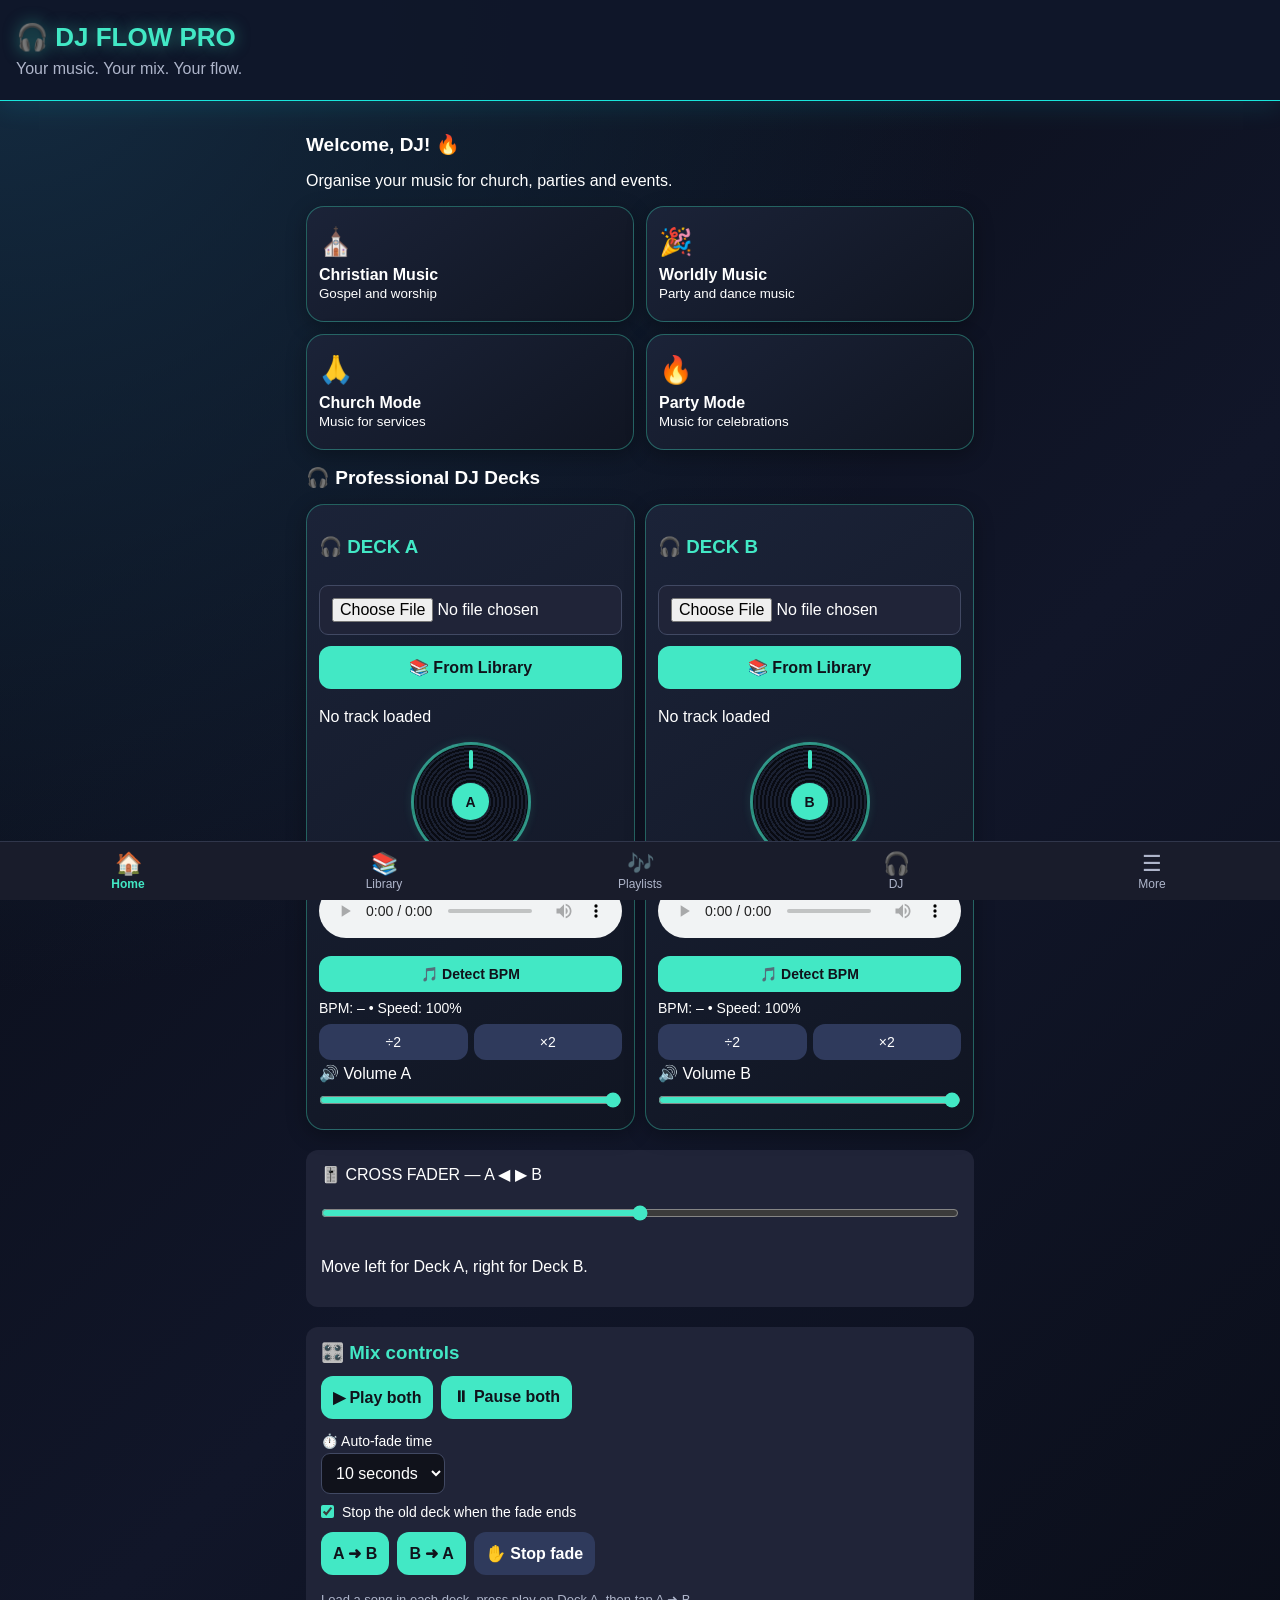
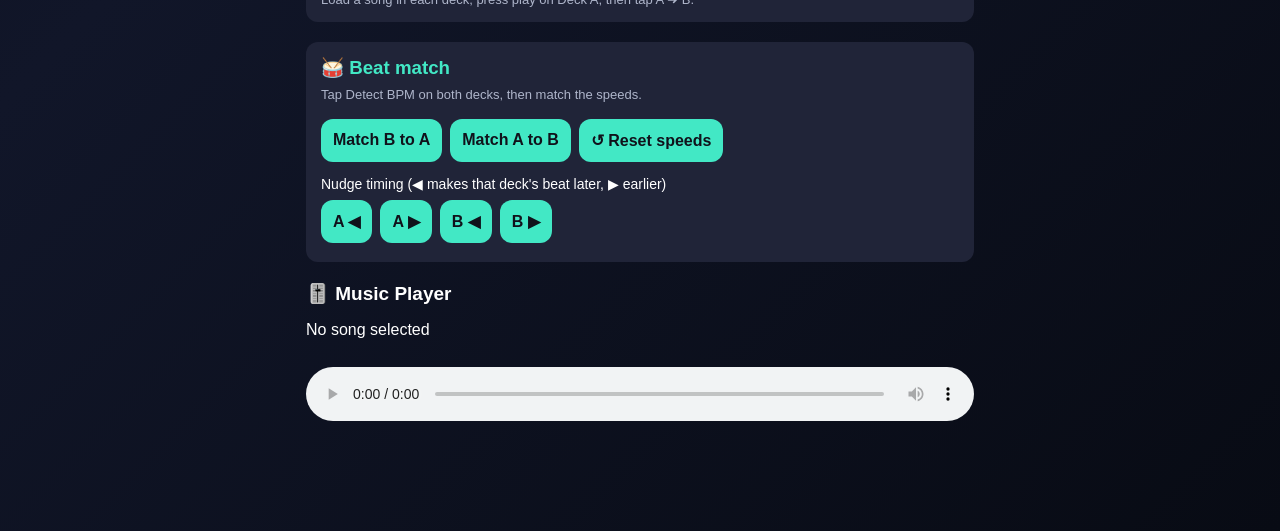
<file: index.html>
<!DOCTYPE html>
<html lang="en">
<head>
<meta charset="UTF-8">
<meta name="viewport" content="width=device-width, initial-scale=1.0">
<title>DJ Flow Pro</title>

<style>
*{box-sizing:border-box}
body{
 margin:0;background:#10121b;color:white;
 font-family:Arial,sans-serif;padding-bottom:90px
}
header{
 background:#191c2b;padding:22px 16px;
 border-bottom:2px solid #30364b
}
header h1{margin:0;color:#42e8c5;font-size:26px}
header p{margin:7px 0 0;color:#aeb5ca}
main{padding:16px;max-width:700px;margin:auto}
h2{font-size:19px}
.cards{display:grid;grid-template-columns:1fr 1fr;gap:12px}
.card{
 padding:19px 12px;border-radius:14px;
 background:#202438;border:1px solid #343a53;
 cursor:pointer
}
.card strong{display:block;font-size:16px;margin-top:8px}
.card span{font-size:27px}
input,button{
 font:inherit;border-radius:9px;padding:12px;
}
input{
 width:100%;background:#202438;color:white;
 border:1px solid #414963;margin:8px 0
}
button{
 background:#42e8c5;color:#10121b;
 border:0;font-weight:bold;cursor:pointer
}
.actions{display:flex;gap:8px;flex-wrap:wrap}
.actions button{margin:4px 0}
.song{
 background:#202438;padding:12px;margin:8px 0;
 border-radius:10px;display:flex;
 align-items:center;justify-content:space-between;gap:8px
}
.song small{display:block;color:#aeb5ca;margin-top:4px}
.song button{padding:9px}
.song .info{flex:1;min-width:0;overflow-wrap:anywhere}
.songbtns{display:flex;gap:5px;flex-shrink:0}
.songbtns button{padding:9px 11px}
.chip{
 background:#2f3a5c;color:#42e8c5;font-weight:normal;
 font-size:12px;padding:4px 9px;border-radius:12px;margin-top:5px
}
.catpick{display:flex;gap:6px;margin:8px 0}
.catpick button{
 background:#2f3a5c;color:white;font-weight:normal;
 padding:8px 12px;border-radius:16px;font-size:13px
}
.catpick button.active{background:#42e8c5;color:#10121b;font-weight:bold}
#storageInfo{font-size:12px;color:#aeb5ca}
audio{width:100%;margin-top:12px}
#message{color:#42e8c5;font-size:13px}
footer{text-align:center;color:#7e879e;padding:25px}

.deck-container{
  display:grid;
  grid-template-columns:1fr 1fr;
  gap:10px;
}
.deck{
  background:#202438;
  padding:12px;
  border-radius:12px;
  border:1px solid #42e8c5;
  min-width:0;
}
.deck h3{color:#42e8c5}
.deck audio{width:100%;margin-top:10px}
.deck input[type=range]{padding:0}
.deck button{margin:3px 0}
.crossfader{margin:20px 0;background:#202438;padding:15px;border-radius:12px}

.page{display:none}
.page.active{display:block}
.soon{
 background:#202438;border:1px dashed #414963;
 border-radius:12px;padding:18px;color:#aeb5ca
}
#nav{
 position:fixed;left:0;right:0;bottom:0;z-index:100;
 display:flex;background:#191c2b;
 border-top:1px solid #30364b;
 padding-bottom:env(safe-area-inset-bottom)
}
#nav button{
 flex:1;background:none;color:#aeb5ca;
 border-radius:0;padding:9px 2px;font-size:12px;
 font-weight:normal
}
#nav button span{display:block;font-size:22px}
#nav button.active{color:#42e8c5;font-weight:bold}

.chatbox{
 background:#202438;border:1px solid #343a53;
 border-radius:14px;padding:10px
}
#flowMessages{
 height:48vh;overflow-y:auto;
 display:flex;flex-direction:column;gap:8px;padding:4px
}
.bubble{
 max-width:88%;padding:10px 12px;border-radius:14px;
 line-height:1.4;font-size:15px;
 white-space:pre-wrap;word-wrap:break-word
}
.bubble.me{align-self:flex-end;background:#2f3a5c}
.bubble.flow{
 align-self:flex-start;background:#10121b;
 border:1px solid #343a53
}
.bubble button{margin:8px 6px 0 0;padding:8px 10px;font-size:13px}
.chips{display:flex;gap:6px;flex-wrap:wrap;margin:10px 0}
.chips button{
 background:#2f3a5c;color:white;font-weight:normal;
 padding:8px 10px;font-size:13px;border-radius:16px
}
.chatrow{display:flex;gap:8px}
.chatrow input{margin:0;flex:1;min-width:0}
.chatrow button{white-space:nowrap}

.chattop{display:flex;align-items:center;justify-content:space-between;gap:8px}
.chattop h2{margin:8px 0}
.chatfilters{display:flex;gap:6px;margin:8px 0}
.chatfilters button{
 background:#2f3a5c;color:white;font-weight:normal;
 padding:8px 12px;border-radius:16px;font-size:13px
}
.chatfilters button.active{background:#42e8c5;color:#10121b;font-weight:bold}
.chatitem{
 display:flex;align-items:center;gap:12px;
 background:#202438;padding:12px;margin:8px 0;
 border-radius:12px;cursor:pointer
}
.avatar{
 width:46px;height:46px;border-radius:50%;
 background:#2f3a5c;color:#42e8c5;
 display:flex;align-items:center;justify-content:center;
 font-weight:bold;font-size:18px;flex-shrink:0
}
.avatar.group{background:#42e8c5;color:#10121b}
.chatinfo{flex:1;min-width:0}
.chatinfo strong{display:block}
.chatinfo small{
 display:block;color:#aeb5ca;margin-top:3px;
 white-space:nowrap;overflow:hidden;text-overflow:ellipsis
}
.chattime{font-size:12px;color:#7e879e}
.chatnote{
 font-size:12px;color:#aeb5ca;background:#202438;
 border:1px dashed #414963;border-radius:10px;
 padding:10px;margin:10px 0
}
.convohead{display:flex;align-items:center;gap:10px;margin-bottom:8px}
.convohead button{padding:8px 12px}
#convoMessages{
 height:52vh;overflow-y:auto;
 display:flex;flex-direction:column;gap:6px;padding:8px;
 background:#10121b;border:1px solid #343a53;border-radius:12px
}
.msg{
 max-width:82%;padding:8px 11px;border-radius:12px;
 font-size:15px;line-height:1.35;
 word-wrap:break-word;white-space:pre-wrap
}
.msg.me{align-self:flex-end;background:#1f6f60}
.msg.them{align-self:flex-start;background:#202438}
.msg .who{
 display:block;font-size:12px;color:#42e8c5;
 font-weight:bold;margin-bottom:2px
}
.msg .when{
 display:block;font-size:10px;color:#aeb5ca;
 text-align:right;margin-top:3px
}

#splash{
 position:fixed;inset:0;z-index:9999;
 background:#10121b;
 display:flex;flex-direction:column;
 align-items:center;justify-content:center;
 text-align:center;
 animation:splashOut .6s ease 2s forwards
}
#splash .logo{font-size:64px}
#splash h1{color:#42e8c5;font-size:34px;margin:10px 0 0}
#splash p{color:#aeb5ca;margin:8px 0 0}
@keyframes splashOut{
 to{opacity:0;visibility:hidden}
}
</style>
</head>

<body>
<div id="splash">
 <div class="logo">🎧</div>
 <h1>DJ FLOW PRO</h1>
 <p>Your music. Your mix. Your flow.</p>
</div>

<header>
 <h1>🎧 DJ FLOW PRO</h1>
 <p>Your music. Your mix. Your flow.</p>
</header>

<main>

 <!-- ========== HOME ========== -->
 <section class="page active" id="page-home">
  <h2>Welcome, DJ! 🔥</h2>
  <p>Organise your music for church, parties and events.</p>

  <div class="cards">
   <div class="card" onclick="setCategory('Christian')">
    <span>⛪</span><strong>Christian Music</strong>
    <small>Gospel and worship</small>
   </div>
   <div class="card" onclick="setCategory('Worldly')">
    <span>🎉</span><strong>Worldly Music</strong>
    <small>Party and dance music</small>
   </div>
   <div class="card" onclick="setCategory('Church')">
    <span>🙏</span><strong>Church Mode</strong>
    <small>Music for services</small>
   </div>
   <div class="card" onclick="setCategory('Party')">
    <span>🔥</span><strong>Party Mode</strong>
    <small>Music for celebrations</small>
   </div>
  </div>

  <h2>🎧 Professional DJ Decks</h2>

  <div class="deck-container">
   <div class="deck">
    <h3>🎧 DECK A</h3>
    <input type="file" accept="audio/*" onchange="loadDeck('A',this)">
    <p id="nameA">No track loaded</p>
    <audio id="audioA" controls></audio>
    <label>🔊 Volume A</label>
    <input type="range" min="0" max="1" step="0.01"
     value="1" oninput="setDeckVolume('A',this.value)">
   </div>

   <div class="deck">
    <h3>🎧 DECK B</h3>
    <input type="file" accept="audio/*" onchange="loadDeck('B',this)">
    <p id="nameB">No track loaded</p>
    <audio id="audioB" controls></audio>
    <label>🔊 Volume B</label>
    <input type="range" min="0" max="1" step="0.01"
     value="1" oninput="setDeckVolume('B',this.value)">
   </div>
  </div>

  <div class="crossfader">
   <label>🎚️ CROSS FADER — A ◀ ▶ B</label>
   <input id="crossfader" type="range" min="0" max="1"
    step="0.01" value="0.5" style="width:100%"
    oninput="moveCrossfader(this.value)">
   <p>Move left for Deck A, right for Deck B.</p>
  </div>

  <h2>🎚️ Music Player</h2>
  <p id="nowPlaying">No song selected</p>
  <audio id="player" controls></audio>
 </section>

 <!-- ========== LIBRARY ========== -->
 <section class="page" id="page-library">
  <h2>📂 Your Music Library</h2>
  <p id="category">Showing: All Music</p>
  <p id="storageInfo">Checking storage...</p>

  <input id="search" placeholder="🔍 Search songs..." oninput="renderSongs()">

  <p style="margin:6px 0 0;font-size:13px;color:#aeb5ca">Add new music as:</p>
  <div class="catpick">
   <button id="pickChristian" class="active" onclick="setAddCategory('Christian')">⛪ Christian</button>
   <button id="pickWorldly" onclick="setAddCategory('Worldly')">🎉 Worldly</button>
  </div>

  <div class="actions">
   <button onclick="document.getElementById('files').click()">＋ Add Music</button>
   <button onclick="sortSongs()">Sort A–Z</button>
   <button onclick="showFavourites()">❤️ Favourites</button>
   <button onclick="showAll()">Show All</button>
  </div>

  <input id="files" type="file" accept="audio/*" multiple hidden onchange="addFiles(event)">

  <p id="message">Choose music stored on your phone to get started.</p>
  <div id="songs"></div>
 </section>

 <!-- ========== PLAYLISTS ========== -->
 <section class="page" id="page-playlists">
  <h2>📋 My Playlist</h2>
  <div id="playlist"></div>
  <button onclick="clearPlaylist()">Clear Playlist</button>
 </section>

 <!-- ========== DJ ========== -->
 <section class="page" id="page-dj">
  <h2>🤖 Flow, your DJ assistant</h2>
  <div class="chatbox">
   <div id="flowMessages"></div>
   <div class="chips">
    <button onclick="flowQuick('Plan 30 minutes of praise')">⛪ 30 min praise</button>
    <button onclick="flowQuick('Plan 1 hour of party music')">🎉 1 hour party</button>
    <button onclick="flowQuick('Help me plan a church program')">🙏 Church program</button>
    <button onclick="flowQuick('How do I mix two songs?')">🎚️ How to mix</button>
   </div>
   <div class="chatrow">
    <input id="flowInput" placeholder="Message Flow..."
     onkeydown="if(event.key==='Enter')flowSend()">
    <button onclick="flowSend()">Send</button>
   </div>
   <button onclick="flowNewChat()"
    style="margin-top:8px;background:#2f3a5c;color:white">↻ New chat</button>
  </div>

  <h2>💬 DJ Chat</h2>
  <div class="soon">
   Chat with DJ DO and other DJs.
   <br><br>
   <button onclick="openChats()">Open DJ Chat</button>
  </div>
 </section>

 <!-- ========== MORE ========== -->
 <section class="page" id="page-more">
  <h2>☰ More</h2>
  <div class="soon">Settings and extra tools will go here later.</div>
 </section>

 <!-- ========== DJ CHAT ========== -->
 <section class="page" id="page-chat">

  <div id="chatListView">
   <div class="chattop">
    <h2>💬 DJ Chats</h2>
    <button onclick="chatBackToDJ()">← Flow</button>
   </div>

   <div class="chatfilters">
    <button class="active" data-f="all" onclick="setChatFilter('all')">All</button>
    <button data-f="personal" onclick="setChatFilter('personal')">Personal</button>
    <button data-f="group" onclick="setChatFilter('group')">Groups</button>
   </div>

   <button onclick="toggleNewChat()">＋ New chat</button>
   <div id="newChatBox" style="display:none">
    <input id="newChatName" placeholder="Name of person or group">
    <div class="actions">
     <button onclick="createChat('personal')">Create personal chat</button>
     <button onclick="createChat('group')">Create group</button>
    </div>
   </div>

   <div id="chatList"></div>

   <div class="chatnote">
    📴 Offline mode: chats are saved on this phone only. Messages cannot reach other DJs' phones until we connect a free online service in a later step.
   </div>
  </div>

  <div id="chatConvoView" style="display:none">
   <div class="convohead">
    <button onclick="closeConvo()">←</button>
    <div class="avatar" id="convoAvatar"></div>
    <div class="chatinfo">
     <strong id="convoName"></strong>
     <small id="convoSub"></small>
    </div>
   </div>
   <div id="convoMessages"></div>
   <div class="chatrow" style="margin-top:8px">
    <input id="convoInput" placeholder="Type a message"
     onkeydown="if(event.key==='Enter')sendChatMessage()">
    <button onclick="sendChatMessage()">Send</button>
   </div>
  </div>

 </section>

</main>

<nav id="nav">
 <button class="active" data-page="home" onclick="showPage('home')"><span>🏠</span>Home</button>
 <button data-page="library" onclick="showPage('library')"><span>📚</span>Library</button>
 <button data-page="playlists" onclick="showPage('playlists')"><span>🎶</span>Playlists</button>
 <button data-page="dj" onclick="showPage('dj')"><span>🎧</span>DJ</button>
 <button data-page="more" onclick="showPage('more')"><span>☰</span>More</button>
</nav>
<script>
let library=[];
let playlist=[];
let favourites=new Set();
let currentCategory='All Music';
let onlyFavourites=false;
let addCategory='Christian';
let db=null;
const deckVolumes={A:1,B:1};

function newId(){
 return 's'+Date.now().toString(36)+Math.random().toString(36).slice(2,7);
}

/* ---------- PERMANENT STORAGE (IndexedDB, free, offline) ---------- */
function openDB(){
 return new Promise((resolve,reject)=>{
  if(!window.indexedDB){
   reject(new Error('IndexedDB not available'));
   return;
  }
  const req=indexedDB.open('djflow_db',1);
  req.onupgradeneeded=()=>{
   req.result.createObjectStore('songs',{keyPath:'id'});
  };
  req.onsuccess=()=>resolve(req.result);
  req.onerror=()=>reject(req.error);
 });
}

function dbPut(song){
 if(!db)return Promise.resolve(false);
 return new Promise(resolve=>{
  try{
   const tx=db.transaction('songs','readwrite');
   tx.objectStore('songs').put({
    id:song.id,
    name:song.name,
    category:song.category,
    duration:song.duration,
    blob:song.file
   });
   tx.oncomplete=()=>resolve(true);
   tx.onerror=()=>resolve(false);
   tx.onabort=()=>resolve(false);
  }catch(e){
   resolve(false);
  }
 });
}

function dbDelete(id){
 if(!db)return Promise.resolve(false);
 return new Promise(resolve=>{
  try{
   const tx=db.transaction('songs','readwrite');
   tx.objectStore('songs').delete(id);
   tx.oncomplete=()=>resolve(true);
   tx.onerror=()=>resolve(false);
   tx.onabort=()=>resolve(false);
  }catch(e){
   resolve(false);
  }
 });
}

function dbGetAll(){
 return new Promise((resolve,reject)=>{
  const tx=db.transaction('songs','readonly');
  const req=tx.objectStore('songs').getAll();
  req.onsuccess=()=>resolve(req.result);
  req.onerror=()=>reject(req.error);
 });
}

async function updateStorageInfo(){
 const el=document.getElementById('storageInfo');
 if(!db){
  el.textContent='⚠️ Saving is blocked on this device. Songs will disappear when you close the app.';
  return;
 }
 let text='💾 Your music is saved on this phone.';
 try{
  if(navigator.storage&&navigator.storage.estimate){
   const e=await navigator.storage.estimate();
   text+=' Using '+Math.round((e.usage||0)/1048576)+' MB.';
  }
 }catch(err){}
 el.textContent=text;
}

function probeDuration(song){
 const probe=new Audio();
 probe.preload='metadata';
 probe.onloadedmetadata=()=>{
  if(isFinite(probe.duration)&&probe.duration>0){
   song.duration=probe.duration;
   dbPut(song);
   renderSongs();
  }
 };
 probe.src=song.url;
}

async function initApp(){
 try{
  db=await openDB();
  const rows=await dbGetAll();
  rows.forEach(r=>{
   if(!r.blob)return;
   const song={
    id:r.id,
    name:r.name,
    file:r.blob,
    url:URL.createObjectURL(r.blob),
    category:r.category||'Christian',
    duration:r.duration||0
   };
   library.push(song);
   if(!song.duration)probeDuration(song);
  });
  try{
   if(navigator.storage&&navigator.storage.persist)navigator.storage.persist();
  }catch(e){}
 }catch(e){
  db=null;
  console.log('Storage unavailable:',e);
 }
 loadDJData();
 renderSongs();
 renderPlaylist();
 updateStorageInfo();
}

/* ---------- PAGES ---------- */
function showPage(name){
 document.querySelectorAll('.page').forEach(p=>{
  p.classList.toggle('active',p.id==='page-'+name);
 });
 document.querySelectorAll('#nav button').forEach(b=>{
  b.classList.toggle('active',b.dataset.page===name);
 });
 window.scrollTo(0,0);
}

function setCategory(category){
 currentCategory=category;
 onlyFavourites=false;
 document.getElementById('category').textContent='Showing: '+category;
 renderSongs();
 showPage('library');
}

function setAddCategory(cat){
 addCategory=cat;
 document.getElementById('pickChristian').classList.toggle('active',cat==='Christian');
 document.getElementById('pickWorldly').classList.toggle('active',cat==='Worldly');
}

/* ---------- LIBRARY ---------- */
async function addFiles(event){
 const files=Array.from(event.target.files||[]);
 let added=0,saved=0;
 for(const file of files){
  if(!file.type.startsWith('audio/'))continue;
  const song={
   id:newId(),
   name:file.name.replace(/\.[^.]+$/,''),
   file:file,
   url:URL.createObjectURL(file),
   category:addCategory,
   duration:0
  };
  library.push(song);
  added++;
  if(await dbPut(song))saved++;
  probeDuration(song);
 }
 const msg=document.getElementById('message');
 if(!added){
  msg.textContent='No audio files were found in your selection.';
 }else if(!db){
  msg.textContent=added+' song(s) added as '+addCategory+'. ⚠️ Saving is blocked on this device, so they will disappear when you close the app.';
 }else if(saved===added){
  msg.textContent=added+' song(s) added as '+addCategory+' and saved on this phone ✅';
 }else{
  msg.textContent=added+' song(s) added, but some could not be saved (storage may be full).';
 }
 renderSongs();
 updateStorageInfo();
 event.target.value='';
}

function toggleFavourite(song){
 if(favourites.has(song.id))favourites.delete(song.id);
 else favourites.add(song.id);
 saveDJData();
 renderSongs();
}

function toggleSongCategory(song){
 song.category=song.category==='Christian'?'Worldly':'Christian';
 dbPut(song);
 renderSongs();
}

function removeSong(song){
 if(!confirm('Remove "'+song.name+'" from your library?'))return;
 library=library.filter(s=>s.id!==song.id);
 favourites.delete(song.id);
 playlist=playlist.filter(s=>s.id!==song.id);
 dbDelete(song.id);
 saveDJData();
 renderSongs();
 renderPlaylist();
 updateStorageInfo();
}

function renderSongs(){
 const query=document.getElementById('search').value.toLowerCase();
 const list=document.getElementById('songs');
 list.innerHTML='';
 const filtered=library.filter(song=>{
  const matches=song.name.toLowerCase().includes(query);
  const matchesFav=!onlyFavourites||favourites.has(song.id);
  const matchesCat=['All Music','Church','Party'].includes(currentCategory)
   || song.category===currentCategory;
  return matches&&matchesFav&&matchesCat;
 });

 if(!filtered.length){
  list.innerHTML='<p>No songs here yet. Tap Add Music to select audio files.</p>';
  return;
 }

 filtered.forEach(song=>{
  const row=document.createElement('div');
  row.className='song';

  const info=document.createElement('div');
  info.className='info';
  const title=document.createElement('strong');
  title.textContent=song.name;
  const meta=document.createElement('div');
  const chip=document.createElement('button');
  chip.className='chip';
  chip.textContent=(song.category==='Worldly'?'🎉 Worldly':'⛪ Christian')+' ⇄';
  chip.onclick=()=>toggleSongCategory(song);
  const len=document.createElement('span');
  len.style.cssText='margin-left:8px;font-size:12px;color:#aeb5ca';
  len.textContent=song.duration>0?fmt(song.duration):'';
  meta.append(chip,len);
  info.append(title,meta);

  const buttons=document.createElement('div');
  buttons.className='songbtns';
  const play=document.createElement('button');
  play.textContent='▶';
  play.onclick=()=>playSong(song);
  const fav=document.createElement('button');
  fav.textContent=favourites.has(song.id)?'💚':'♡';
  fav.onclick=()=>toggleFavourite(song);
  const add=document.createElement('button');
  add.textContent='+';
  add.onclick=()=>{playlist.push(song);saveDJData();renderPlaylist()};
  const del=document.createElement('button');
  del.textContent='🗑';
  del.onclick=()=>removeSong(song);
  buttons.append(play,fav,add,del);

  row.append(info,buttons);
  list.append(row);
 });
}

function playSong(song){
 const player=document.getElementById('player');
 player.src=song.url;
 document.getElementById('nowPlaying').textContent='Playing: '+song.name;
 player.play().catch(()=>{});
}

function sortSongs(){
 library.sort((a,b)=>a.name.localeCompare(b.name));
 renderSongs();
}

function showFavourites(){
 onlyFavourites=true;
 document.getElementById('category').textContent='Showing: Favourites';
 renderSongs();
}

function showAll(){
 onlyFavourites=false;
 currentCategory='All Music';
 document.getElementById('category').textContent='Showing: All Music';
 renderSongs();
}

function renderPlaylist(){
 const box=document.getElementById('playlist');
 box.innerHTML='';
 playlist.forEach((song,index)=>{
  const row=document.createElement('div');
  row.className='song';
  const name=document.createElement('span');
  name.className='info';
  name.textContent=(index+1)+'. '+song.name;
  const play=document.createElement('button');
  play.textContent='▶';
  play.onclick=()=>playSong(song);
  const remove=document.createElement('button');
  remove.textContent='✕';
  remove.style.marginLeft='5px';
  remove.onclick=()=>{
   playlist.splice(index,1);
   saveDJData();
   renderPlaylist();
  };
  const controls=document.createElement('div');
  controls.append(play,remove);
  row.append(name,controls);
  box.append(row);
 });
 if(!playlist.length)box.innerHTML='<p>Your playlist is empty.</p>';
}

function clearPlaylist(){
 playlist=[];
 saveDJData();
 renderPlaylist();
}

/* ---------- DJ DECKS ---------- */
function loadDeck(deck,input){
 const file=input.files[0];
 if(!file)return;
 const audio=document.getElementById('audio'+deck);
 audio.src=URL.createObjectURL(file);
 document.getElementById('name'+deck).textContent=file.name;
 setDeckVolume(deck,deckVolumes[deck]);
}

function setDeckVolume(deck,volume){
 deckVolumes[deck]=Number(volume);
 applyDeckVolumes(Number(document.getElementById('crossfader').value));
}

function moveCrossfader(value){
 applyDeckVolumes(Number(value));
}

function applyDeckVolumes(cross){
 document.getElementById('audioA').volume=deckVolumes.A*(1-cross);
 document.getElementById('audioB').volume=deckVolumes.B*cross;
}

/* ---------- FLOW ASSISTANT (works offline) ---------- */
let flowName='';
let flowPending=null;
try{flowName=localStorage.getItem('djflow_name')||''}catch(e){}

function fmt(sec){
 sec=Math.round(sec);
 const m=Math.floor(sec/60);
 const s=sec%60;
 return m+':'+String(s).padStart(2,'0');
}

function flowAdd(text,who,buttons){
 const box=document.getElementById('flowMessages');
 const bubble=document.createElement('div');
 bubble.className='bubble '+who;
 bubble.textContent=text;
 (buttons||[]).forEach(item=>{
  const btn=document.createElement('button');
  btn.textContent=item.label;
  btn.onclick=item.action;
  bubble.append(btn);
 });
 box.append(bubble);
 box.scrollTop=box.scrollHeight;
}

function flowHello(){
 let text=(flowName?'Hi '+flowName+'! 👋 ':'Hi! 👋 ')+
  "I'm Flow, your DJ assistant. What are we planning today—a church program, a party, or something else?";
 if(!flowName)text+="\n\nTip: tell me your name, like \"I am Daniel\", and I'll remember it.";
 flowAdd(text,'flow');
}

function flowNewChat(){
 document.getElementById('flowMessages').innerHTML='';
 flowPending=null;
 flowHello();
}

function flowSend(){
 const input=document.getElementById('flowInput');
 const text=input.value.trim();
 if(!text)return;
 input.value='';
 flowAdd(text,'me');
 setTimeout(()=>flowReply(text),300);
}

function flowQuick(text){
 flowAdd(text,'me');
 setTimeout(()=>flowReply(text),300);
}

function flowMinutes(t){
 t=t.toLowerCase();
 let total=0,found=false;
 const h=t.match(/(\d+(?:\.\d+)?)\s*(?:hours?|hrs?|hr|h)\b/);
 if(h){total+=parseFloat(h[1])*60;found=true}
 const m=t.match(/(\d+)\s*(?:minutes?|mins?|min|m)\b/);
 if(m){total+=parseInt(m[1],10);found=true}
 if(!found&&/half (an|a) hour/.test(t)){total=30;found=true}
 if(!found&&/\b(an|one|a) hour\b/.test(t)){total=60;found=true}
 return found?Math.round(total):null;
}

function flowCategory(t){
 t=t.toLowerCase();
 if(/praise|worship|gospel|church|christian|prayer|service|hymn/.test(t))return 'Christian';
 if(/party|dance|worldly|afro|club|wedding|celebrat|birthday/.test(t))return 'Worldly';
 return null;
}

function flowPlan(mins,cat){
 if(!library.length){
  flowAdd("Your library is empty. Go to Library, tap Add Music, choose some songs, then ask me again. 🎵",'flow',
   [{label:'Open Library',action:()=>showPage('library')}]);
  return;
 }
 let pool=library.filter(s=>s.duration>0);
 if(!pool.length){
  flowAdd("I'm still reading the length of your songs. Wait a few seconds and ask me again.",'flow');
  return;
 }
 let note='';
 if(cat){
  const matched=pool.filter(s=>s.category===cat);
  if(matched.length)pool=matched;
  else note='You have no '+cat+' songs yet, so I used all your songs. (In Library, tap the type label on a song to change it.)\n\n';
 }
 const target=mins*60;
 const shuffled=pool.slice().sort(()=>Math.random()-0.5);
 const plan=[];
 let total=0;
 shuffled.forEach(s=>{
  if(total+s.duration<=target+90){plan.push(s);total+=s.duration}
 });
 if(!plan.length){
  const shortest=pool.slice().sort((a,b)=>a.duration-b.duration)[0];
  plan.push(shortest);
  total=shortest.duration;
 }
 let text=note+'Here is a '+mins+'-minute plan ('+fmt(total)+' total):\n';
 plan.forEach((s,i)=>{text+=(i+1)+'. '+s.name+' ('+fmt(s.duration)+')\n'});
 if(target-total>180){
  text+='\nYour library only has '+fmt(total)+' of matching music. Add more songs to reach '+mins+' minutes.';
 }
 text+='\n(Loading it replaces your current playlist.)';
 flowAdd(text.trim(),'flow',[
  {label:'📋 Load into Playlist',action:()=>{
   playlist=plan.slice();
   saveDJData();
   renderPlaylist();
   showPage('playlists');
  }},
  {label:'▶ Play first song',action:()=>{
   playSong(plan[0]);
   showPage('home');
  }}
 ]);
}

function flowReply(text){
 const t=text.toLowerCase();
 const mins=flowMinutes(text);
 const cat=flowCategory(text);

 const nm=text.match(/(?:\bi am|\bi'm|\bim|my name is)\s+([a-z]+)/i);
 const notNames=/^(planning|looking|trying|going|ready|here|new|a|an|the|not|just|so|very|good|fine|ok|okay|back|wanting|needing)$/i;
 if(nm&&!mins&&!cat&&!notNames.test(nm[1])&&text.split(/\s+/).length<=6){
  flowName=nm[1].charAt(0).toUpperCase()+nm[1].slice(1).toLowerCase();
  try{localStorage.setItem('djflow_name',flowName)}catch(e){}
  flowAdd('Nice to meet you, '+flowName+'! 👋 What are we planning today—a church program, a party, or something else?','flow');
  return;
 }

 if(/^(hi|hello|hey|yo|good (morning|afternoon|evening))\b/.test(t)&&!mins&&!cat){
  flowHello();
  return;
 }

 if(mins){
  const useCat=cat||(flowPending&&flowPending.cat)||null;
  flowPending=null;
  flowPlan(mins,useCat);
  return;
 }

 if(/mix|crossfad|transition|blend/.test(t)){
  flowAdd("Here is how to mix with Deck A and Deck B on the Home tab:\n\n1. Load a song in Deck A and press play.\n2. Load your next song in Deck B (don't play it yet).\n3. Slide the crossfader fully left so only Deck A is heard.\n4. When Deck A is near the end, press play on Deck B and slowly slide the crossfader to the right.\n5. When only Deck B is heard, load the next song in Deck A.\n\nTip: songs with a similar speed (BPM) blend more smoothly.",'flow',
   [{label:'🎧 Go to decks',action:()=>showPage('home')}]);
  return;
 }

 if(flowPending){
  const n=t.match(/^\s*(\d+)\s*$/);
  if(n){
   const c=flowPending.cat;
   flowPending=null;
   flowPlan(parseInt(n[1],10),c);
   return;
  }
 }

 if(cat){
  flowPending={cat:cat};
  if(/program|service/.test(t)){
   flowAdd("A church program usually flows like this:\n1. Opening praise: lively, joyful songs\n2. Worship: slower, deeper songs\n3. Offering or response: soft and steady\n4. Closing: uplifting songs\n\nHow many minutes should the music be? Just send a number, like 40.",'flow');
  }else{
   flowAdd('Got it, '+(cat==='Christian'?'praise and worship':'party')+' music. How many minutes should I plan? Just send a number, like 30.','flow');
  }
  return;
 }

 if(/help|what can you do/.test(t)){
  flowAdd("I can help you:\n• Plan music by time and type, like \"Plan 40 minutes of worship\" or \"1 hour party\"\n• Explain how to mix with Deck A and Deck B\n• Remember your name\n\nTry one of the buttons below the chat!",'flow');
  return;
 }

 flowAdd("I'm not sure I understood that yet. Try something like \"Plan 40 minutes of worship\" or \"1 hour party\", or ask \"How do I mix two songs?\". The buttons below the chat can help too.",'flow');
}
/* ---------- DJ CHAT (saved on this phone only for now) ---------- */
let chats=null;
let chatFilter='all';
let openChatId=null;

function chatTime(ts){
 const d=new Date(ts);
 return String(d.getHours()).padStart(2,'0')+':'+
  String(d.getMinutes()).padStart(2,'0');
}

function seedChats(){
 const now=Date.now();
 return [
  {id:'djdo',type:'personal',name:'DJ DO',badge:'👑 Admin',pinned:true,
   messages:[{from:'DJ DO',
    text:"Welcome to DJ Flow Pro! 🎧 I'm DJ DO, the admin of this app. This is where DJs will connect, share ideas and grow together.",
    ts:now}]},
  {id:'community',type:'group',name:'DJ Flow Community',badge:'',pinned:true,
   members:['DJ DO','You'],
   messages:[{from:'DJ DO',
    text:"Welcome to the DJ Flow Community! 🔥 Share tips, ask questions and support each other.",
    ts:now-1000}]}
 ];
}

function getChats(){
 if(chats)return chats;
 try{
  const saved=JSON.parse(localStorage.getItem('djflow_chats')||'null');
  if(saved&&saved.length)chats=saved;
 }catch(e){}
 if(!chats)chats=seedChats();
 return chats;
}

function saveChats(){
 try{localStorage.setItem('djflow_chats',JSON.stringify(chats))}catch(e){}
}

function openChats(){
 showPage('chat');
 document.querySelector('#nav button[data-page="dj"]').classList.add('active');
 closeConvo();
}

function chatBackToDJ(){
 showPage('dj');
}

function setChatFilter(f){
 chatFilter=f;
 document.querySelectorAll('.chatfilters button').forEach(b=>{
  b.classList.toggle('active',b.dataset.f===f);
 });
 renderChatList();
}

function toggleNewChat(){
 const box=document.getElementById('newChatBox');
 box.style.display=box.style.display==='none'?'block':'none';
}

function createChat(type){
 const input=document.getElementById('newChatName');
 const name=input.value.trim();
 if(!name)return;
 const list=getChats();
 list.push({
  id:'c'+Date.now(),type:type,name:name,badge:'',pinned:false,
  members:type==='group'?['You']:[],
  messages:[]
 });
 saveChats();
 input.value='';
 toggleNewChat();
 renderChatList();
}

function lastTs(c){
 return c.messages.length?c.messages[c.messages.length-1].ts:0;
}

function renderChatList(){
 const box=document.getElementById('chatList');
 box.innerHTML='';
 const list=getChats()
  .filter(c=>chatFilter==='all'||c.type===chatFilter)
  .sort((a,b)=>(b.pinned?1:0)-(a.pinned?1:0)||lastTs(b)-lastTs(a));

 if(!list.length){
  box.innerHTML='<p>No chats here yet. Tap New chat.</p>';
  return;
 }

 list.forEach(c=>{
  const row=document.createElement('div');
  row.className='chatitem';
  const av=document.createElement('div');
  av.className='avatar'+(c.type==='group'?' group':'');
  av.textContent=c.type==='group'?'👥':c.name.charAt(0).toUpperCase();
  const info=document.createElement('div');
  info.className='chatinfo';
  const nm=document.createElement('strong');
  nm.textContent=c.name+(c.badge?' '+c.badge:'');
  const last=c.messages[c.messages.length-1];
  const prev=document.createElement('small');
  if(last){
   const prefix=last.from==='You'?'You: ':(c.type==='group'?last.from+': ':'');
   prev.textContent=prefix+last.text;
  }else{
   prev.textContent='No messages yet';
  }
  info.append(nm,prev);
  const tm=document.createElement('span');
  tm.className='chattime';
  tm.textContent=last?chatTime(last.ts):'';
  row.append(av,info,tm);
  row.onclick=()=>openConvo(c.id);
  box.append(row);
 });
}

function openConvo(id){
 const c=getChats().find(x=>x.id===id);
 if(!c)return;
 openChatId=id;
 document.getElementById('chatListView').style.display='none';
 document.getElementById('chatConvoView').style.display='block';
 const av=document.getElementById('convoAvatar');
 av.className='avatar'+(c.type==='group'?' group':'');
 av.textContent=c.type==='group'?'👥':c.name.charAt(0).toUpperCase();
 document.getElementById('convoName').textContent=
  c.name+(c.badge?' '+c.badge:'');
 document.getElementById('convoSub').textContent=
  c.type==='group'?(c.members||[]).join(', '):'Personal chat';
 renderConvo();
}

function closeConvo(){
 openChatId=null;
 document.getElementById('chatConvoView').style.display='none';
 document.getElementById('chatListView').style.display='block';
 renderChatList();
}

function renderConvo(){
 const box=document.getElementById('convoMessages');
 box.innerHTML='';
 const c=getChats().find(x=>x.id===openChatId);
 if(!c)return;
 if(!c.messages.length){
  const p=document.createElement('p');
  p.textContent='No messages yet. Say hello! 👋';
  box.append(p);
 }
 c.messages.forEach(m=>{
  const mine=m.from==='You';
  const b=document.createElement('div');
  b.className='msg '+(mine?'me':'them');
  if(c.type==='group'&&!mine){
   const w=document.createElement('span');
   w.className='who';
   w.textContent=m.from;
   b.append(w);
  }
  const t=document.createElement('span');
  t.textContent=m.text;
  b.append(t);
  const when=document.createElement('span');
  when.className='when';
  when.textContent=chatTime(m.ts);
  b.append(when);
  box.append(b);
 });
 box.scrollTop=box.scrollHeight;
}

function sendChatMessage(){
 const input=document.getElementById('convoInput');
 const text=input.value.trim();
 if(!text||!openChatId)return;
 const c=getChats().find(x=>x.id===openChatId);
 if(!c)return;
 c.messages.push({from:'You',text:text,ts:Date.now()});
 saveChats();
 input.value='';
 renderConvo();
}

/* ---------- SAVE / LOAD favourites and playlist ---------- */
function loadDJData(){
 try{
  const savedFavourites=
   JSON.parse(localStorage.getItem('djflow_favourites')||'[]');
  favourites=new Set(savedFavourites);
  const savedPlaylist=
   JSON.parse(localStorage.getItem('djflow_playlist')||'[]');
  playlist=savedPlaylist
   .map(id=>library.find(song=>song.id===id))
   .filter(Boolean);
 }catch(error){
  console.log('Could not load DJ data:',error);
 }
}

function saveDJData(){
 try{
  localStorage.setItem('djflow_favourites',JSON.stringify([...favourites]));
  localStorage.setItem('djflow_playlist',
   JSON.stringify(playlist.map(song=>song.id)));
 }catch(error){
  console.log('Could not save DJ data:',error);
 }
}

renderSongs();
renderPlaylist();
applyDeckVolumes(Number(document.getElementById('crossfader').value));
flowHello();
initApp();
</script>
<link rel="stylesheet" href="theme.css">
<link rel="manifest" href="manifest.json">
<meta name="theme-color" content="#191c2b">
<link rel="icon" href="icon-192.png">
<script src="flowai.js"></script>
<script src="decks.js"></script>
<script src="beat.js"></script>
<script src="onlinechat.js"></script>
<script src="vinyl.js"></script>
<script>if('serviceWorker' in navigator){navigator.serviceWorker.register('sw.js').catch(function(){})}</script>
</body>
</html>
</file>
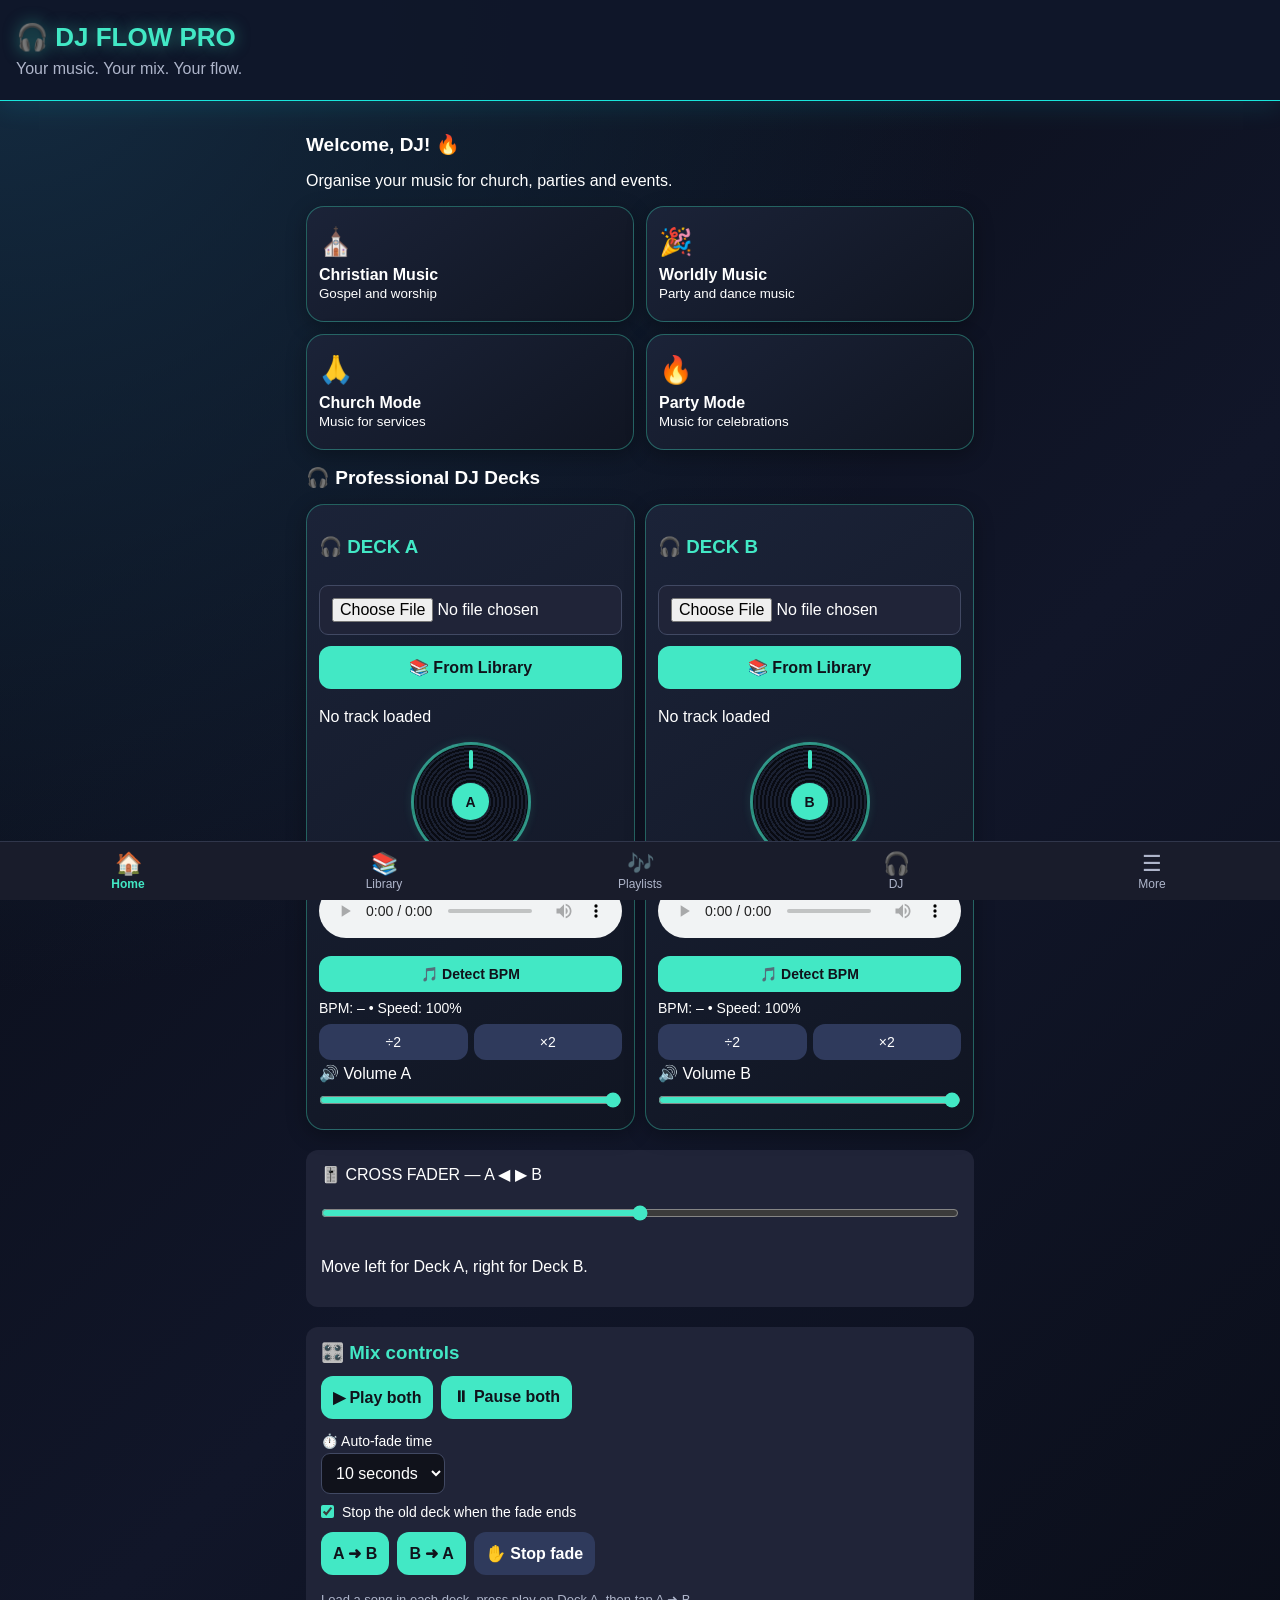
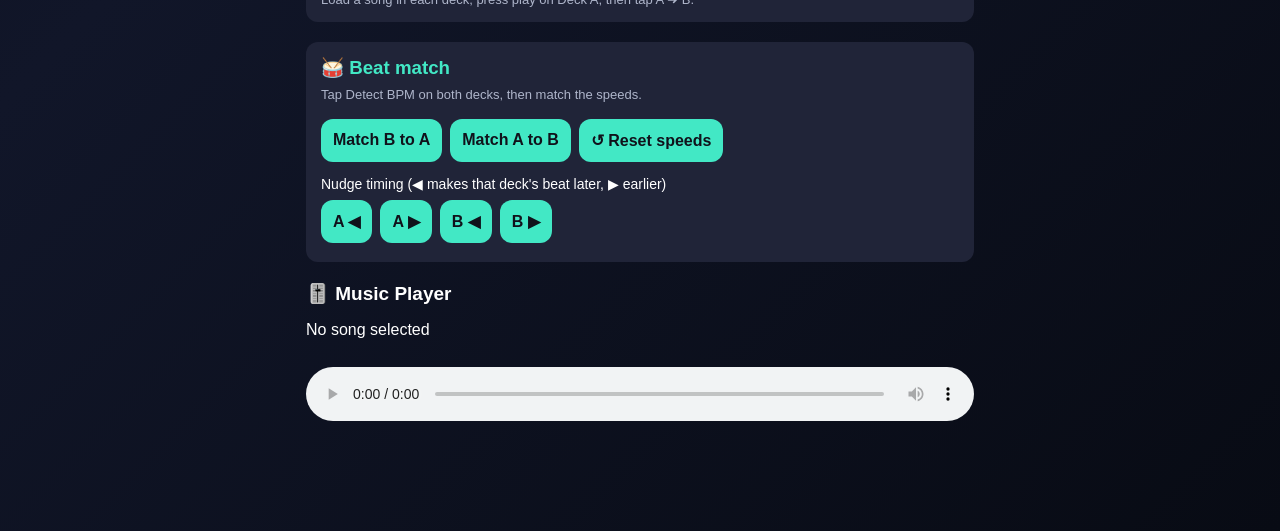
<file: djflow (1).html>
<!DOCTYPE html>
<html lang="en">
<head>
<meta charset="UTF-8">
<meta name="viewport" content="width=device-width, initial-scale=1.0">
<title>DJ Flow Pro</title>

<style>
*{box-sizing:border-box}
body{
 margin:0;background:#10121b;color:white;
 font-family:Arial,sans-serif;padding-bottom:90px
}
header{
 background:#191c2b;padding:22px 16px;
 border-bottom:2px solid #30364b
}
header h1{margin:0;color:#42e8c5;font-size:26px}
header p{margin:7px 0 0;color:#aeb5ca}
main{padding:16px;max-width:700px;margin:auto}
h2{font-size:19px}
.cards{display:grid;grid-template-columns:1fr 1fr;gap:12px}
.card{
 padding:19px 12px;border-radius:14px;
 background:#202438;border:1px solid #343a53;
 cursor:pointer
}
.card strong{display:block;font-size:16px;margin-top:8px}
.card span{font-size:27px}
input,button{
 font:inherit;border-radius:9px;padding:12px;
}
input{
 width:100%;background:#202438;color:white;
 border:1px solid #414963;margin:8px 0
}
button{
 background:#42e8c5;color:#10121b;
 border:0;font-weight:bold;cursor:pointer
}
.actions{display:flex;gap:8px;flex-wrap:wrap}
.actions button{margin:4px 0}
.song{
 background:#202438;padding:12px;margin:8px 0;
 border-radius:10px;display:flex;
 align-items:center;justify-content:space-between;gap:8px
}
.song small{display:block;color:#aeb5ca;margin-top:4px}
.song button{padding:9px}
.song .info{flex:1;min-width:0;overflow-wrap:anywhere}
.songbtns{display:flex;gap:5px;flex-shrink:0}
.songbtns button{padding:9px 11px}
.chip{
 background:#2f3a5c;color:#42e8c5;font-weight:normal;
 font-size:12px;padding:4px 9px;border-radius:12px;margin-top:5px
}
.catpick{display:flex;gap:6px;margin:8px 0}
.catpick button{
 background:#2f3a5c;color:white;font-weight:normal;
 padding:8px 12px;border-radius:16px;font-size:13px
}
.catpick button.active{background:#42e8c5;color:#10121b;font-weight:bold}
#storageInfo{font-size:12px;color:#aeb5ca}
audio{width:100%;margin-top:12px}
#message{color:#42e8c5;font-size:13px}
footer{text-align:center;color:#7e879e;padding:25px}

.deck-container{
  display:grid;
  grid-template-columns:1fr 1fr;
  gap:10px;
}
.deck{
  background:#202438;
  padding:12px;
  border-radius:12px;
  border:1px solid #42e8c5;
  min-width:0;
}
.deck h3{color:#42e8c5}
.deck audio{width:100%;margin-top:10px}
.deck input[type=range]{padding:0}
.deck button{margin:3px 0}
.crossfader{margin:20px 0;background:#202438;padding:15px;border-radius:12px}

.page{display:none}
.page.active{display:block}
.soon{
 background:#202438;border:1px dashed #414963;
 border-radius:12px;padding:18px;color:#aeb5ca
}
#nav{
 position:fixed;left:0;right:0;bottom:0;z-index:100;
 display:flex;background:#191c2b;
 border-top:1px solid #30364b;
 padding-bottom:env(safe-area-inset-bottom)
}
#nav button{
 flex:1;background:none;color:#aeb5ca;
 border-radius:0;padding:9px 2px;font-size:12px;
 font-weight:normal
}
#nav button span{display:block;font-size:22px}
#nav button.active{color:#42e8c5;font-weight:bold}

.chatbox{
 background:#202438;border:1px solid #343a53;
 border-radius:14px;padding:10px
}
#flowMessages{
 height:48vh;overflow-y:auto;
 display:flex;flex-direction:column;gap:8px;padding:4px
}
.bubble{
 max-width:88%;padding:10px 12px;border-radius:14px;
 line-height:1.4;font-size:15px;
 white-space:pre-wrap;word-wrap:break-word
}
.bubble.me{align-self:flex-end;background:#2f3a5c}
.bubble.flow{
 align-self:flex-start;background:#10121b;
 border:1px solid #343a53
}
.bubble button{margin:8px 6px 0 0;padding:8px 10px;font-size:13px}
.chips{display:flex;gap:6px;flex-wrap:wrap;margin:10px 0}
.chips button{
 background:#2f3a5c;color:white;font-weight:normal;
 padding:8px 10px;font-size:13px;border-radius:16px
}
.chatrow{display:flex;gap:8px}
.chatrow input{margin:0;flex:1;min-width:0}
.chatrow button{white-space:nowrap}

.chattop{display:flex;align-items:center;justify-content:space-between;gap:8px}
.chattop h2{margin:8px 0}
.chatfilters{display:flex;gap:6px;margin:8px 0}
.chatfilters button{
 background:#2f3a5c;color:white;font-weight:normal;
 padding:8px 12px;border-radius:16px;font-size:13px
}
.chatfilters button.active{background:#42e8c5;color:#10121b;font-weight:bold}
.chatitem{
 display:flex;align-items:center;gap:12px;
 background:#202438;padding:12px;margin:8px 0;
 border-radius:12px;cursor:pointer
}
.avatar{
 width:46px;height:46px;border-radius:50%;
 background:#2f3a5c;color:#42e8c5;
 display:flex;align-items:center;justify-content:center;
 font-weight:bold;font-size:18px;flex-shrink:0
}
.avatar.group{background:#42e8c5;color:#10121b}
.chatinfo{flex:1;min-width:0}
.chatinfo strong{display:block}
.chatinfo small{
 display:block;color:#aeb5ca;margin-top:3px;
 white-space:nowrap;overflow:hidden;text-overflow:ellipsis
}
.chattime{font-size:12px;color:#7e879e}
.chatnote{
 font-size:12px;color:#aeb5ca;background:#202438;
 border:1px dashed #414963;border-radius:10px;
 padding:10px;margin:10px 0
}
.convohead{display:flex;align-items:center;gap:10px;margin-bottom:8px}
.convohead button{padding:8px 12px}
#convoMessages{
 height:52vh;overflow-y:auto;
 display:flex;flex-direction:column;gap:6px;padding:8px;
 background:#10121b;border:1px solid #343a53;border-radius:12px
}
.msg{
 max-width:82%;padding:8px 11px;border-radius:12px;
 font-size:15px;line-height:1.35;
 word-wrap:break-word;white-space:pre-wrap
}
.msg.me{align-self:flex-end;background:#1f6f60}
.msg.them{align-self:flex-start;background:#202438}
.msg .who{
 display:block;font-size:12px;color:#42e8c5;
 font-weight:bold;margin-bottom:2px
}
.msg .when{
 display:block;font-size:10px;color:#aeb5ca;
 text-align:right;margin-top:3px
}

#splash{
 position:fixed;inset:0;z-index:9999;
 background:#10121b;
 display:flex;flex-direction:column;
 align-items:center;justify-content:center;
 text-align:center;
 animation:splashOut .6s ease 2s forwards
}
#splash .logo{font-size:64px}
#splash h1{color:#42e8c5;font-size:34px;margin:10px 0 0}
#splash p{color:#aeb5ca;margin:8px 0 0}
@keyframes splashOut{
 to{opacity:0;visibility:hidden}
}
</style>
</head>

<body>
<div id="splash">
 <div class="logo">🎧</div>
 <h1>DJ FLOW PRO</h1>
 <p>Your music. Your mix. Your flow.</p>
</div>

<header>
 <h1>🎧 DJ FLOW PRO</h1>
 <p>Your music. Your mix. Your flow.</p>
</header>

<main>

 <!-- ========== HOME ========== -->
 <section class="page active" id="page-home">
  <h2>Welcome, DJ! 🔥</h2>
  <p>Organise your music for church, parties and events.</p>

  <div class="cards">
   <div class="card" onclick="setCategory('Christian')">
    <span>⛪</span><strong>Christian Music</strong>
    <small>Gospel and worship</small>
   </div>
   <div class="card" onclick="setCategory('Worldly')">
    <span>🎉</span><strong>Worldly Music</strong>
    <small>Party and dance music</small>
   </div>
   <div class="card" onclick="setCategory('Church')">
    <span>🙏</span><strong>Church Mode</strong>
    <small>Music for services</small>
   </div>
   <div class="card" onclick="setCategory('Party')">
    <span>🔥</span><strong>Party Mode</strong>
    <small>Music for celebrations</small>
   </div>
  </div>

  <h2>🎧 Professional DJ Decks</h2>

  <div class="deck-container">
   <div class="deck">
    <h3>🎧 DECK A</h3>
    <input type="file" accept="audio/*" onchange="loadDeck('A',this)">
    <p id="nameA">No track loaded</p>
    <audio id="audioA" controls></audio>
    <label>🔊 Volume A</label>
    <input type="range" min="0" max="1" step="0.01"
     value="1" oninput="setDeckVolume('A',this.value)">
   </div>

   <div class="deck">
    <h3>🎧 DECK B</h3>
    <input type="file" accept="audio/*" onchange="loadDeck('B',this)">
    <p id="nameB">No track loaded</p>
    <audio id="audioB" controls></audio>
    <label>🔊 Volume B</label>
    <input type="range" min="0" max="1" step="0.01"
     value="1" oninput="setDeckVolume('B',this.value)">
   </div>
  </div>

  <div class="crossfader">
   <label>🎚️ CROSS FADER — A ◀ ▶ B</label>
   <input id="crossfader" type="range" min="0" max="1"
    step="0.01" value="0.5" style="width:100%"
    oninput="moveCrossfader(this.value)">
   <p>Move left for Deck A, right for Deck B.</p>
  </div>

  <h2>🎚️ Music Player</h2>
  <p id="nowPlaying">No song selected</p>
  <audio id="player" controls></audio>
 </section>

 <!-- ========== LIBRARY ========== -->
 <section class="page" id="page-library">
  <h2>📂 Your Music Library</h2>
  <p id="category">Showing: All Music</p>
  <p id="storageInfo">Checking storage...</p>

  <input id="search" placeholder="🔍 Search songs..." oninput="renderSongs()">

  <p style="margin:6px 0 0;font-size:13px;color:#aeb5ca">Add new music as:</p>
  <div class="catpick">
   <button id="pickChristian" class="active" onclick="setAddCategory('Christian')">⛪ Christian</button>
   <button id="pickWorldly" onclick="setAddCategory('Worldly')">🎉 Worldly</button>
  </div>

  <div class="actions">
   <button onclick="document.getElementById('files').click()">＋ Add Music</button>
   <button onclick="sortSongs()">Sort A–Z</button>
   <button onclick="showFavourites()">❤️ Favourites</button>
   <button onclick="showAll()">Show All</button>
  </div>

  <input id="files" type="file" accept="audio/*" multiple hidden onchange="addFiles(event)">

  <p id="message">Choose music stored on your phone to get started.</p>
  <div id="songs"></div>
 </section>

 <!-- ========== PLAYLISTS ========== -->
 <section class="page" id="page-playlists">
  <h2>📋 My Playlist</h2>
  <div id="playlist"></div>
  <button onclick="clearPlaylist()">Clear Playlist</button>
 </section>

 <!-- ========== DJ ========== -->
 <section class="page" id="page-dj">
  <h2>🤖 Flow, your DJ assistant</h2>
  <div class="chatbox">
   <div id="flowMessages"></div>
   <div class="chips">
    <button onclick="flowQuick('Plan 30 minutes of praise')">⛪ 30 min praise</button>
    <button onclick="flowQuick('Plan 1 hour of party music')">🎉 1 hour party</button>
    <button onclick="flowQuick('Help me plan a church program')">🙏 Church program</button>
    <button onclick="flowQuick('How do I mix two songs?')">🎚️ How to mix</button>
   </div>
   <div class="chatrow">
    <input id="flowInput" placeholder="Message Flow..."
     onkeydown="if(event.key==='Enter')flowSend()">
    <button onclick="flowSend()">Send</button>
   </div>
   <button onclick="flowNewChat()"
    style="margin-top:8px;background:#2f3a5c;color:white">↻ New chat</button>
  </div>

  <h2>💬 DJ Chat</h2>
  <div class="soon">
   Chat with DJ DO and other DJs.
   <br><br>
   <button onclick="openChats()">Open DJ Chat</button>
  </div>
 </section>

 <!-- ========== MORE ========== -->
 <section class="page" id="page-more">
  <h2>☰ More</h2>
  <div class="soon">Settings and extra tools will go here later.</div>
 </section>

 <!-- ========== DJ CHAT ========== -->
 <section class="page" id="page-chat">

  <div id="chatListView">
   <div class="chattop">
    <h2>💬 DJ Chats</h2>
    <button onclick="chatBackToDJ()">← Flow</button>
   </div>

   <div class="chatfilters">
    <button class="active" data-f="all" onclick="setChatFilter('all')">All</button>
    <button data-f="personal" onclick="setChatFilter('personal')">Personal</button>
    <button data-f="group" onclick="setChatFilter('group')">Groups</button>
   </div>

   <button onclick="toggleNewChat()">＋ New chat</button>
   <div id="newChatBox" style="display:none">
    <input id="newChatName" placeholder="Name of person or group">
    <div class="actions">
     <button onclick="createChat('personal')">Create personal chat</button>
     <button onclick="createChat('group')">Create group</button>
    </div>
   </div>

   <div id="chatList"></div>

   <div class="chatnote">
    📴 Offline mode: chats are saved on this phone only. Messages cannot reach other DJs' phones until we connect a free online service in a later step.
   </div>
  </div>

  <div id="chatConvoView" style="display:none">
   <div class="convohead">
    <button onclick="closeConvo()">←</button>
    <div class="avatar" id="convoAvatar"></div>
    <div class="chatinfo">
     <strong id="convoName"></strong>
     <small id="convoSub"></small>
    </div>
   </div>
   <div id="convoMessages"></div>
   <div class="chatrow" style="margin-top:8px">
    <input id="convoInput" placeholder="Type a message"
     onkeydown="if(event.key==='Enter')sendChatMessage()">
    <button onclick="sendChatMessage()">Send</button>
   </div>
  </div>

 </section>

</main>

<nav id="nav">
 <button class="active" data-page="home" onclick="showPage('home')"><span>🏠</span>Home</button>
 <button data-page="library" onclick="showPage('library')"><span>📚</span>Library</button>
 <button data-page="playlists" onclick="showPage('playlists')"><span>🎶</span>Playlists</button>
 <button data-page="dj" onclick="showPage('dj')"><span>🎧</span>DJ</button>
 <button data-page="more" onclick="showPage('more')"><span>☰</span>More</button>
</nav>
<script>
let library=[];
let playlist=[];
let favourites=new Set();
let currentCategory='All Music';
let onlyFavourites=false;
let addCategory='Christian';
let db=null;
const deckVolumes={A:1,B:1};

function newId(){
 return 's'+Date.now().toString(36)+Math.random().toString(36).slice(2,7);
}

/* ---------- PERMANENT STORAGE (IndexedDB, free, offline) ---------- */
function openDB(){
 return new Promise((resolve,reject)=>{
  if(!window.indexedDB){
   reject(new Error('IndexedDB not available'));
   return;
  }
  const req=indexedDB.open('djflow_db',1);
  req.onupgradeneeded=()=>{
   req.result.createObjectStore('songs',{keyPath:'id'});
  };
  req.onsuccess=()=>resolve(req.result);
  req.onerror=()=>reject(req.error);
 });
}

function dbPut(song){
 if(!db)return Promise.resolve(false);
 return new Promise(resolve=>{
  try{
   const tx=db.transaction('songs','readwrite');
   tx.objectStore('songs').put({
    id:song.id,
    name:song.name,
    category:song.category,
    duration:song.duration,
    blob:song.file
   });
   tx.oncomplete=()=>resolve(true);
   tx.onerror=()=>resolve(false);
   tx.onabort=()=>resolve(false);
  }catch(e){
   resolve(false);
  }
 });
}

function dbDelete(id){
 if(!db)return Promise.resolve(false);
 return new Promise(resolve=>{
  try{
   const tx=db.transaction('songs','readwrite');
   tx.objectStore('songs').delete(id);
   tx.oncomplete=()=>resolve(true);
   tx.onerror=()=>resolve(false);
   tx.onabort=()=>resolve(false);
  }catch(e){
   resolve(false);
  }
 });
}

function dbGetAll(){
 return new Promise((resolve,reject)=>{
  const tx=db.transaction('songs','readonly');
  const req=tx.objectStore('songs').getAll();
  req.onsuccess=()=>resolve(req.result);
  req.onerror=()=>reject(req.error);
 });
}

async function updateStorageInfo(){
 const el=document.getElementById('storageInfo');
 if(!db){
  el.textContent='⚠️ Saving is blocked on this device. Songs will disappear when you close the app.';
  return;
 }
 let text='💾 Your music is saved on this phone.';
 try{
  if(navigator.storage&&navigator.storage.estimate){
   const e=await navigator.storage.estimate();
   text+=' Using '+Math.round((e.usage||0)/1048576)+' MB.';
  }
 }catch(err){}
 el.textContent=text;
}

function probeDuration(song){
 const probe=new Audio();
 probe.preload='metadata';
 probe.onloadedmetadata=()=>{
  if(isFinite(probe.duration)&&probe.duration>0){
   song.duration=probe.duration;
   dbPut(song);
   renderSongs();
  }
 };
 probe.src=song.url;
}

async function initApp(){
 try{
  db=await openDB();
  const rows=await dbGetAll();
  rows.forEach(r=>{
   if(!r.blob)return;
   const song={
    id:r.id,
    name:r.name,
    file:r.blob,
    url:URL.createObjectURL(r.blob),
    category:r.category||'Christian',
    duration:r.duration||0
   };
   library.push(song);
   if(!song.duration)probeDuration(song);
  });
  try{
   if(navigator.storage&&navigator.storage.persist)navigator.storage.persist();
  }catch(e){}
 }catch(e){
  db=null;
  console.log('Storage unavailable:',e);
 }
 loadDJData();
 renderSongs();
 renderPlaylist();
 updateStorageInfo();
}

/* ---------- PAGES ---------- */
function showPage(name){
 document.querySelectorAll('.page').forEach(p=>{
  p.classList.toggle('active',p.id==='page-'+name);
 });
 document.querySelectorAll('#nav button').forEach(b=>{
  b.classList.toggle('active',b.dataset.page===name);
 });
 window.scrollTo(0,0);
}

function setCategory(category){
 currentCategory=category;
 onlyFavourites=false;
 document.getElementById('category').textContent='Showing: '+category;
 renderSongs();
 showPage('library');
}

function setAddCategory(cat){
 addCategory=cat;
 document.getElementById('pickChristian').classList.toggle('active',cat==='Christian');
 document.getElementById('pickWorldly').classList.toggle('active',cat==='Worldly');
}

/* ---------- LIBRARY ---------- */
async function addFiles(event){
 const files=Array.from(event.target.files||[]);
 let added=0,saved=0;
 for(const file of files){
  if(!file.type.startsWith('audio/'))continue;
  const song={
   id:newId(),
   name:file.name.replace(/\.[^.]+$/,''),
   file:file,
   url:URL.createObjectURL(file),
   category:addCategory,
   duration:0
  };
  library.push(song);
  added++;
  if(await dbPut(song))saved++;
  probeDuration(song);
 }
 const msg=document.getElementById('message');
 if(!added){
  msg.textContent='No audio files were found in your selection.';
 }else if(!db){
  msg.textContent=added+' song(s) added as '+addCategory+'. ⚠️ Saving is blocked on this device, so they will disappear when you close the app.';
 }else if(saved===added){
  msg.textContent=added+' song(s) added as '+addCategory+' and saved on this phone ✅';
 }else{
  msg.textContent=added+' song(s) added, but some could not be saved (storage may be full).';
 }
 renderSongs();
 updateStorageInfo();
 event.target.value='';
}

function toggleFavourite(song){
 if(favourites.has(song.id))favourites.delete(song.id);
 else favourites.add(song.id);
 saveDJData();
 renderSongs();
}

function toggleSongCategory(song){
 song.category=song.category==='Christian'?'Worldly':'Christian';
 dbPut(song);
 renderSongs();
}

function removeSong(song){
 if(!confirm('Remove "'+song.name+'" from your library?'))return;
 library=library.filter(s=>s.id!==song.id);
 favourites.delete(song.id);
 playlist=playlist.filter(s=>s.id!==song.id);
 dbDelete(song.id);
 saveDJData();
 renderSongs();
 renderPlaylist();
 updateStorageInfo();
}

function renderSongs(){
 const query=document.getElementById('search').value.toLowerCase();
 const list=document.getElementById('songs');
 list.innerHTML='';
 const filtered=library.filter(song=>{
  const matches=song.name.toLowerCase().includes(query);
  const matchesFav=!onlyFavourites||favourites.has(song.id);
  const matchesCat=['All Music','Church','Party'].includes(currentCategory)
   || song.category===currentCategory;
  return matches&&matchesFav&&matchesCat;
 });

 if(!filtered.length){
  list.innerHTML='<p>No songs here yet. Tap Add Music to select audio files.</p>';
  return;
 }

 filtered.forEach(song=>{
  const row=document.createElement('div');
  row.className='song';

  const info=document.createElement('div');
  info.className='info';
  const title=document.createElement('strong');
  title.textContent=song.name;
  const meta=document.createElement('div');
  const chip=document.createElement('button');
  chip.className='chip';
  chip.textContent=(song.category==='Worldly'?'🎉 Worldly':'⛪ Christian')+' ⇄';
  chip.onclick=()=>toggleSongCategory(song);
  const len=document.createElement('span');
  len.style.cssText='margin-left:8px;font-size:12px;color:#aeb5ca';
  len.textContent=song.duration>0?fmt(song.duration):'';
  meta.append(chip,len);
  info.append(title,meta);

  const buttons=document.createElement('div');
  buttons.className='songbtns';
  const play=document.createElement('button');
  play.textContent='▶';
  play.onclick=()=>playSong(song);
  const fav=document.createElement('button');
  fav.textContent=favourites.has(song.id)?'💚':'♡';
  fav.onclick=()=>toggleFavourite(song);
  const add=document.createElement('button');
  add.textContent='+';
  add.onclick=()=>{playlist.push(song);saveDJData();renderPlaylist()};
  const del=document.createElement('button');
  del.textContent='🗑';
  del.onclick=()=>removeSong(song);
  buttons.append(play,fav,add,del);

  row.append(info,buttons);
  list.append(row);
 });
}

function playSong(song){
 const player=document.getElementById('player');
 player.src=song.url;
 document.getElementById('nowPlaying').textContent='Playing: '+song.name;
 player.play().catch(()=>{});
}

function sortSongs(){
 library.sort((a,b)=>a.name.localeCompare(b.name));
 renderSongs();
}

function showFavourites(){
 onlyFavourites=true;
 document.getElementById('category').textContent='Showing: Favourites';
 renderSongs();
}

function showAll(){
 onlyFavourites=false;
 currentCategory='All Music';
 document.getElementById('category').textContent='Showing: All Music';
 renderSongs();
}

function renderPlaylist(){
 const box=document.getElementById('playlist');
 box.innerHTML='';
 playlist.forEach((song,index)=>{
  const row=document.createElement('div');
  row.className='song';
  const name=document.createElement('span');
  name.className='info';
  name.textContent=(index+1)+'. '+song.name;
  const play=document.createElement('button');
  play.textContent='▶';
  play.onclick=()=>playSong(song);
  const remove=document.createElement('button');
  remove.textContent='✕';
  remove.style.marginLeft='5px';
  remove.onclick=()=>{
   playlist.splice(index,1);
   saveDJData();
   renderPlaylist();
  };
  const controls=document.createElement('div');
  controls.append(play,remove);
  row.append(name,controls);
  box.append(row);
 });
 if(!playlist.length)box.innerHTML='<p>Your playlist is empty.</p>';
}

function clearPlaylist(){
 playlist=[];
 saveDJData();
 renderPlaylist();
}

/* ---------- DJ DECKS ---------- */
function loadDeck(deck,input){
 const file=input.files[0];
 if(!file)return;
 const audio=document.getElementById('audio'+deck);
 audio.src=URL.createObjectURL(file);
 document.getElementById('name'+deck).textContent=file.name;
 setDeckVolume(deck,deckVolumes[deck]);
}

function setDeckVolume(deck,volume){
 deckVolumes[deck]=Number(volume);
 applyDeckVolumes(Number(document.getElementById('crossfader').value));
}

function moveCrossfader(value){
 applyDeckVolumes(Number(value));
}

function applyDeckVolumes(cross){
 document.getElementById('audioA').volume=deckVolumes.A*(1-cross);
 document.getElementById('audioB').volume=deckVolumes.B*cross;
}

/* ---------- FLOW ASSISTANT (works offline) ---------- */
let flowName='';
let flowPending=null;
try{flowName=localStorage.getItem('djflow_name')||''}catch(e){}

function fmt(sec){
 sec=Math.round(sec);
 const m=Math.floor(sec/60);
 const s=sec%60;
 return m+':'+String(s).padStart(2,'0');
}

function flowAdd(text,who,buttons){
 const box=document.getElementById('flowMessages');
 const bubble=document.createElement('div');
 bubble.className='bubble '+who;
 bubble.textContent=text;
 (buttons||[]).forEach(item=>{
  const btn=document.createElement('button');
  btn.textContent=item.label;
  btn.onclick=item.action;
  bubble.append(btn);
 });
 box.append(bubble);
 box.scrollTop=box.scrollHeight;
}

function flowHello(){
 let text=(flowName?'Hi '+flowName+'! 👋 ':'Hi! 👋 ')+
  "I'm Flow, your DJ assistant. What are we planning today—a church program, a party, or something else?";
 if(!flowName)text+="\n\nTip: tell me your name, like \"I am Daniel\", and I'll remember it.";
 flowAdd(text,'flow');
}

function flowNewChat(){
 document.getElementById('flowMessages').innerHTML='';
 flowPending=null;
 flowHello();
}

function flowSend(){
 const input=document.getElementById('flowInput');
 const text=input.value.trim();
 if(!text)return;
 input.value='';
 flowAdd(text,'me');
 setTimeout(()=>flowReply(text),300);
}

function flowQuick(text){
 flowAdd(text,'me');
 setTimeout(()=>flowReply(text),300);
}

function flowMinutes(t){
 t=t.toLowerCase();
 let total=0,found=false;
 const h=t.match(/(\d+(?:\.\d+)?)\s*(?:hours?|hrs?|hr|h)\b/);
 if(h){total+=parseFloat(h[1])*60;found=true}
 const m=t.match(/(\d+)\s*(?:minutes?|mins?|min|m)\b/);
 if(m){total+=parseInt(m[1],10);found=true}
 if(!found&&/half (an|a) hour/.test(t)){total=30;found=true}
 if(!found&&/\b(an|one|a) hour\b/.test(t)){total=60;found=true}
 return found?Math.round(total):null;
}

function flowCategory(t){
 t=t.toLowerCase();
 if(/praise|worship|gospel|church|christian|prayer|service|hymn/.test(t))return 'Christian';
 if(/party|dance|worldly|afro|club|wedding|celebrat|birthday/.test(t))return 'Worldly';
 return null;
}

function flowPlan(mins,cat){
 if(!library.length){
  flowAdd("Your library is empty. Go to Library, tap Add Music, choose some songs, then ask me again. 🎵",'flow',
   [{label:'Open Library',action:()=>showPage('library')}]);
  return;
 }
 let pool=library.filter(s=>s.duration>0);
 if(!pool.length){
  flowAdd("I'm still reading the length of your songs. Wait a few seconds and ask me again.",'flow');
  return;
 }
 let note='';
 if(cat){
  const matched=pool.filter(s=>s.category===cat);
  if(matched.length)pool=matched;
  else note='You have no '+cat+' songs yet, so I used all your songs. (In Library, tap the type label on a song to change it.)\n\n';
 }
 const target=mins*60;
 const shuffled=pool.slice().sort(()=>Math.random()-0.5);
 const plan=[];
 let total=0;
 shuffled.forEach(s=>{
  if(total+s.duration<=target+90){plan.push(s);total+=s.duration}
 });
 if(!plan.length){
  const shortest=pool.slice().sort((a,b)=>a.duration-b.duration)[0];
  plan.push(shortest);
  total=shortest.duration;
 }
 let text=note+'Here is a '+mins+'-minute plan ('+fmt(total)+' total):\n';
 plan.forEach((s,i)=>{text+=(i+1)+'. '+s.name+' ('+fmt(s.duration)+')\n'});
 if(target-total>180){
  text+='\nYour library only has '+fmt(total)+' of matching music. Add more songs to reach '+mins+' minutes.';
 }
 text+='\n(Loading it replaces your current playlist.)';
 flowAdd(text.trim(),'flow',[
  {label:'📋 Load into Playlist',action:()=>{
   playlist=plan.slice();
   saveDJData();
   renderPlaylist();
   showPage('playlists');
  }},
  {label:'▶ Play first song',action:()=>{
   playSong(plan[0]);
   showPage('home');
  }}
 ]);
}

function flowReply(text){
 const t=text.toLowerCase();
 const mins=flowMinutes(text);
 const cat=flowCategory(text);

 const nm=text.match(/(?:\bi am|\bi'm|\bim|my name is)\s+([a-z]+)/i);
 const notNames=/^(planning|looking|trying|going|ready|here|new|a|an|the|not|just|so|very|good|fine|ok|okay|back|wanting|needing)$/i;
 if(nm&&!mins&&!cat&&!notNames.test(nm[1])&&text.split(/\s+/).length<=6){
  flowName=nm[1].charAt(0).toUpperCase()+nm[1].slice(1).toLowerCase();
  try{localStorage.setItem('djflow_name',flowName)}catch(e){}
  flowAdd('Nice to meet you, '+flowName+'! 👋 What are we planning today—a church program, a party, or something else?','flow');
  return;
 }

 if(/^(hi|hello|hey|yo|good (morning|afternoon|evening))\b/.test(t)&&!mins&&!cat){
  flowHello();
  return;
 }

 if(mins){
  const useCat=cat||(flowPending&&flowPending.cat)||null;
  flowPending=null;
  flowPlan(mins,useCat);
  return;
 }

 if(/mix|crossfad|transition|blend/.test(t)){
  flowAdd("Here is how to mix with Deck A and Deck B on the Home tab:\n\n1. Load a song in Deck A and press play.\n2. Load your next song in Deck B (don't play it yet).\n3. Slide the crossfader fully left so only Deck A is heard.\n4. When Deck A is near the end, press play on Deck B and slowly slide the crossfader to the right.\n5. When only Deck B is heard, load the next song in Deck A.\n\nTip: songs with a similar speed (BPM) blend more smoothly.",'flow',
   [{label:'🎧 Go to decks',action:()=>showPage('home')}]);
  return;
 }

 if(flowPending){
  const n=t.match(/^\s*(\d+)\s*$/);
  if(n){
   const c=flowPending.cat;
   flowPending=null;
   flowPlan(parseInt(n[1],10),c);
   return;
  }
 }

 if(cat){
  flowPending={cat:cat};
  if(/program|service/.test(t)){
   flowAdd("A church program usually flows like this:\n1. Opening praise: lively, joyful songs\n2. Worship: slower, deeper songs\n3. Offering or response: soft and steady\n4. Closing: uplifting songs\n\nHow many minutes should the music be? Just send a number, like 40.",'flow');
  }else{
   flowAdd('Got it, '+(cat==='Christian'?'praise and worship':'party')+' music. How many minutes should I plan? Just send a number, like 30.','flow');
  }
  return;
 }

 if(/help|what can you do/.test(t)){
  flowAdd("I can help you:\n• Plan music by time and type, like \"Plan 40 minutes of worship\" or \"1 hour party\"\n• Explain how to mix with Deck A and Deck B\n• Remember your name\n\nTry one of the buttons below the chat!",'flow');
  return;
 }

 flowAdd("I'm not sure I understood that yet. Try something like \"Plan 40 minutes of worship\" or \"1 hour party\", or ask \"How do I mix two songs?\". The buttons below the chat can help too.",'flow');
}
/* ---------- DJ CHAT (saved on this phone only for now) ---------- */
let chats=null;
let chatFilter='all';
let openChatId=null;

function chatTime(ts){
 const d=new Date(ts);
 return String(d.getHours()).padStart(2,'0')+':'+
  String(d.getMinutes()).padStart(2,'0');
}

function seedChats(){
 const now=Date.now();
 return [
  {id:'djdo',type:'personal',name:'DJ DO',badge:'👑 Admin',pinned:true,
   messages:[{from:'DJ DO',
    text:"Welcome to DJ Flow Pro! 🎧 I'm DJ DO, the admin of this app. This is where DJs will connect, share ideas and grow together.",
    ts:now}]},
  {id:'community',type:'group',name:'DJ Flow Community',badge:'',pinned:true,
   members:['DJ DO','You'],
   messages:[{from:'DJ DO',
    text:"Welcome to the DJ Flow Community! 🔥 Share tips, ask questions and support each other.",
    ts:now-1000}]}
 ];
}

function getChats(){
 if(chats)return chats;
 try{
  const saved=JSON.parse(localStorage.getItem('djflow_chats')||'null');
  if(saved&&saved.length)chats=saved;
 }catch(e){}
 if(!chats)chats=seedChats();
 return chats;
}

function saveChats(){
 try{localStorage.setItem('djflow_chats',JSON.stringify(chats))}catch(e){}
}

function openChats(){
 showPage('chat');
 document.querySelector('#nav button[data-page="dj"]').classList.add('active');
 closeConvo();
}

function chatBackToDJ(){
 showPage('dj');
}

function setChatFilter(f){
 chatFilter=f;
 document.querySelectorAll('.chatfilters button').forEach(b=>{
  b.classList.toggle('active',b.dataset.f===f);
 });
 renderChatList();
}

function toggleNewChat(){
 const box=document.getElementById('newChatBox');
 box.style.display=box.style.display==='none'?'block':'none';
}

function createChat(type){
 const input=document.getElementById('newChatName');
 const name=input.value.trim();
 if(!name)return;
 const list=getChats();
 list.push({
  id:'c'+Date.now(),type:type,name:name,badge:'',pinned:false,
  members:type==='group'?['You']:[],
  messages:[]
 });
 saveChats();
 input.value='';
 toggleNewChat();
 renderChatList();
}

function lastTs(c){
 return c.messages.length?c.messages[c.messages.length-1].ts:0;
}

function renderChatList(){
 const box=document.getElementById('chatList');
 box.innerHTML='';
 const list=getChats()
  .filter(c=>chatFilter==='all'||c.type===chatFilter)
  .sort((a,b)=>(b.pinned?1:0)-(a.pinned?1:0)||lastTs(b)-lastTs(a));

 if(!list.length){
  box.innerHTML='<p>No chats here yet. Tap New chat.</p>';
  return;
 }

 list.forEach(c=>{
  const row=document.createElement('div');
  row.className='chatitem';
  const av=document.createElement('div');
  av.className='avatar'+(c.type==='group'?' group':'');
  av.textContent=c.type==='group'?'👥':c.name.charAt(0).toUpperCase();
  const info=document.createElement('div');
  info.className='chatinfo';
  const nm=document.createElement('strong');
  nm.textContent=c.name+(c.badge?' '+c.badge:'');
  const last=c.messages[c.messages.length-1];
  const prev=document.createElement('small');
  if(last){
   const prefix=last.from==='You'?'You: ':(c.type==='group'?last.from+': ':'');
   prev.textContent=prefix+last.text;
  }else{
   prev.textContent='No messages yet';
  }
  info.append(nm,prev);
  const tm=document.createElement('span');
  tm.className='chattime';
  tm.textContent=last?chatTime(last.ts):'';
  row.append(av,info,tm);
  row.onclick=()=>openConvo(c.id);
  box.append(row);
 });
}

function openConvo(id){
 const c=getChats().find(x=>x.id===id);
 if(!c)return;
 openChatId=id;
 document.getElementById('chatListView').style.display='none';
 document.getElementById('chatConvoView').style.display='block';
 const av=document.getElementById('convoAvatar');
 av.className='avatar'+(c.type==='group'?' group':'');
 av.textContent=c.type==='group'?'👥':c.name.charAt(0).toUpperCase();
 document.getElementById('convoName').textContent=
  c.name+(c.badge?' '+c.badge:'');
 document.getElementById('convoSub').textContent=
  c.type==='group'?(c.members||[]).join(', '):'Personal chat';
 renderConvo();
}

function closeConvo(){
 openChatId=null;
 document.getElementById('chatConvoView').style.display='none';
 document.getElementById('chatListView').style.display='block';
 renderChatList();
}

function renderConvo(){
 const box=document.getElementById('convoMessages');
 box.innerHTML='';
 const c=getChats().find(x=>x.id===openChatId);
 if(!c)return;
 if(!c.messages.length){
  const p=document.createElement('p');
  p.textContent='No messages yet. Say hello! 👋';
  box.append(p);
 }
 c.messages.forEach(m=>{
  const mine=m.from==='You';
  const b=document.createElement('div');
  b.className='msg '+(mine?'me':'them');
  if(c.type==='group'&&!mine){
   const w=document.createElement('span');
   w.className='who';
   w.textContent=m.from;
   b.append(w);
  }
  const t=document.createElement('span');
  t.textContent=m.text;
  b.append(t);
  const when=document.createElement('span');
  when.className='when';
  when.textContent=chatTime(m.ts);
  b.append(when);
  box.append(b);
 });
 box.scrollTop=box.scrollHeight;
}

function sendChatMessage(){
 const input=document.getElementById('convoInput');
 const text=input.value.trim();
 if(!text||!openChatId)return;
 const c=getChats().find(x=>x.id===openChatId);
 if(!c)return;
 c.messages.push({from:'You',text:text,ts:Date.now()});
 saveChats();
 input.value='';
 renderConvo();
}

/* ---------- SAVE / LOAD favourites and playlist ---------- */
function loadDJData(){
 try{
  const savedFavourites=
   JSON.parse(localStorage.getItem('djflow_favourites')||'[]');
  favourites=new Set(savedFavourites);
  const savedPlaylist=
   JSON.parse(localStorage.getItem('djflow_playlist')||'[]');
  playlist=savedPlaylist
   .map(id=>library.find(song=>song.id===id))
   .filter(Boolean);
 }catch(error){
  console.log('Could not load DJ data:',error);
 }
}

function saveDJData(){
 try{
  localStorage.setItem('djflow_favourites',JSON.stringify([...favourites]));
  localStorage.setItem('djflow_playlist',
   JSON.stringify(playlist.map(song=>song.id)));
 }catch(error){
  console.log('Could not save DJ data:',error);
 }
}

renderSongs();
renderPlaylist();
applyDeckVolumes(Number(document.getElementById('crossfader').value));
flowHello();
initApp();
</script>
<link rel="stylesheet" href="theme.css">
<link rel="manifest" href="manifest.json">
<meta name="theme-color" content="#191c2b">
<link rel="icon" href="icon-192.png">
<script src="flowai.js"></script>
<script src="decks.js"></script>
<script src="beat.js"></script>
<script src="onlinechat.js"></script>
<script src="vinyl.js"></script>
<script>if('serviceWorker' in navigator){navigator.serviceWorker.register('sw.js').catch(function(){})}</script>
</body>
</html>
</file>
<file: theme.css>
/* =================================
   DJ FLOW PRO - PREMIUM THEME
================================= */

body {
  background:
    radial-gradient(circle at top left, #142c42, transparent 40%),
    linear-gradient(135deg, #080b14, #111629, #080b14) !important;
  color: #fff;
  font-family: Arial, sans-serif;
}

header {
  background: rgba(15, 23, 42, 0.95) !important;
  border-bottom: 1px solid #19e6dc;
  box-shadow: 0 5px 25px rgba(0, 225, 255, .12);
}

h1 {
  color: #42e8c5 !important;
  text-shadow: 0 0 15px rgba(66, 232, 197, .5);
}

/* DJ CARDS */

.deck,
#deckA,
#deckB,
.card,
.music-card {
  background: linear-gradient(145deg, #1b2338, #101522);
  border: 1px solid rgba(66, 232, 197, .35);
  border-radius: 18px;
  box-shadow: 0 5px 20px rgba(0, 0, 0, .3);
  transition: .3s ease;
}

/* BUTTONS */

button {
  border-radius: 12px;
  transition: .25s ease;
}

button:active {
  transform: scale(.95);
}

/* Hover glow only on devices with a mouse */
@media (hover: hover) {
  .deck:hover,
  .card:hover,
  .music-card:hover {
    border-color: #42e8c5;
    box-shadow: 0 0 18px rgba(66, 232, 197, .2);
    transform: translateY(-2px);
  }

  button:hover {
    box-shadow: 0 0 15px rgba(66, 232, 197, .4);
  }

  .song:hover,
  .song-item:hover,
  .music-item:hover {
    border-color: #42e8c5;
  }
}

/* INPUTS AND SLIDERS */

input,
select,
textarea {
  accent-color: #42e8c5;
}

input[type="range"] {
  accent-color: #42e8c5;
  cursor: pointer;
}

/* DECK JOG WHEEL (not used yet) */

.jog-wheel,
.jogwheel,
.turntable {
  border: 4px solid #42e8c5;
  border-radius: 50%;
  background: radial-gradient(
    circle,
    #42e8c5 0%,
    #172438 12%,
    #080b14 35%,
    #252c3e 65%,
    #080b14 100%
  );
  box-shadow: 0 0 20px rgba(66, 232, 197, .3);
}

/* SPIN ANIMATION */

@keyframes djSpin {
  from { transform: rotate(0deg); }
  to { transform: rotate(360deg); }
}

.jog-wheel.playing,
.jogwheel.playing,
.turntable.playing {
  animation: djSpin 2s linear infinite;
}

/* MUSIC LIBRARY */

.song,
.song-item,
.music-item {
  background: #171f31;
  border: 1px solid #28364b;
  border-radius: 12px;
  padding: 12px;
  margin: 8px 0;
  transition: .2s ease;
}

/* SCROLLBAR */

::-webkit-scrollbar {
  width: 5px;
}

::-webkit-scrollbar-thumb {
  background: #42e8c5;
  border-radius: 10px;
}

/* MOBILE OPTIMIZATION */

button,
input {
  max-width: 100%;
}

@media (max-width: 600px) {
  .deck,
  #deckA,
  #deckB {
    width: 100%;
    margin-bottom: 15px;
  }
}
</file>
